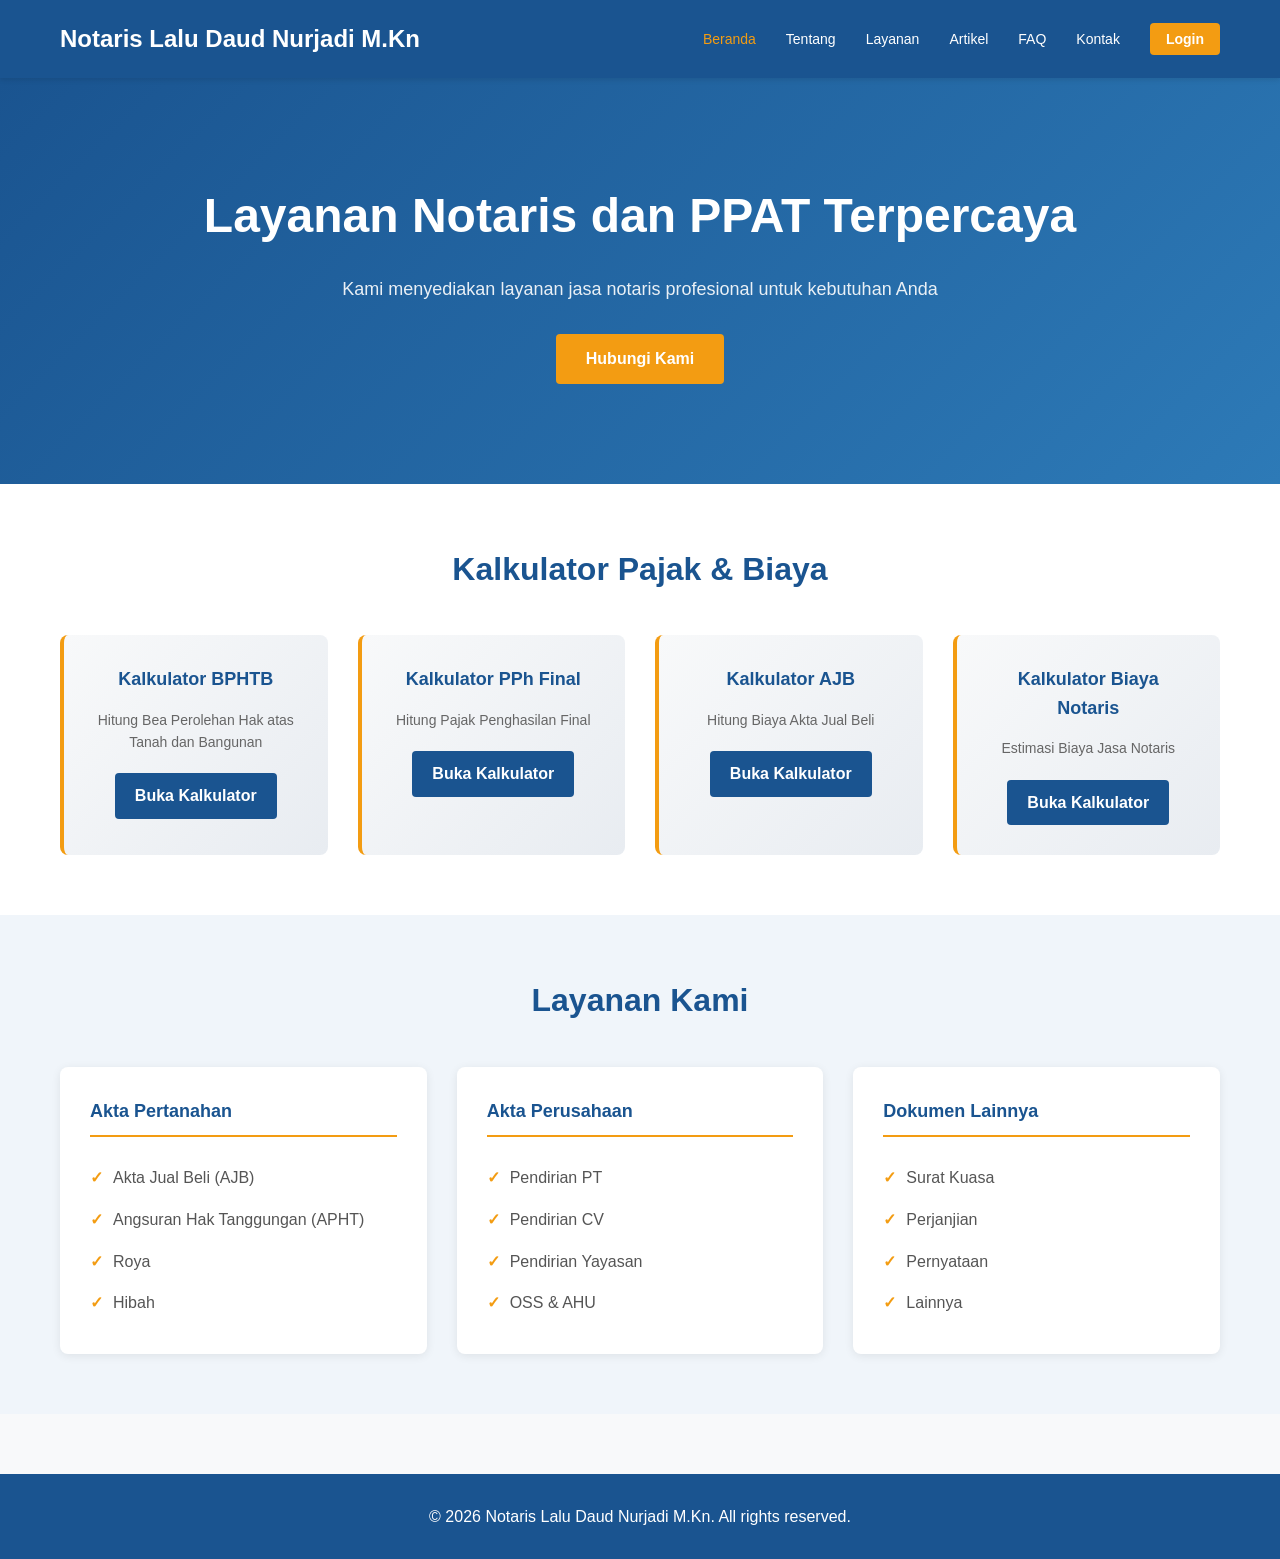
<file: index.html>
<!DOCTYPE html>
<html lang="id">
<head>
    <meta charset="UTF-8">
    <meta name="viewport" content="width=device-width, initial-scale=1.0">
    <title>Notaris dan PPAT Lalu Daud Nurjadi M.Kn - Layanan Jasa Notaris Profesional</title>
    <meta name="description" content="Layanan Notaris dan PPAT profesional untuk akta tanah, perusahaan, dan dokumen hukum lainnya.">
    <link rel="stylesheet" href="assets/css/style.css">
    <link rel="stylesheet" href="assets/css/home.css">
</head>
<body>
    <!-- Navigation -->
    <nav class="navbar">
        <div class="container">
            <div class="navbar-brand">
                <h1>Notaris Lalu Daud Nurjadi M.Kn</h1>
            </div>
            <ul class="navbar-menu">
                <li><a href="index.html" class="active">Beranda</a></li>
                <li><a href="tentang.html">Tentang</a></li>
                <li><a href="layanan.html">Layanan</a></li>
                <li><a href="artikel.html">Artikel</a></li>
                <li><a href="faq.html">FAQ</a></li>
                <li><a href="kontak.html">Kontak</a></li>
                <li><a href="login.html" class="btn-login">Login</a></li>
            </ul>
        </div>
    </nav>

    <!-- Hero Section -->
    <section class="hero">
        <div class="container">
            <h2>Layanan Notaris dan PPAT Terpercaya</h2>
            <p>Kami menyediakan layanan jasa notaris profesional untuk kebutuhan Anda</p>
            <a href="kontak.html" class="btn-primary">Hubungi Kami</a>
        </div>
    </section>

    <!-- Kalkulator Pajak -->
    <section class="kalkulator-section">
        <div class="container">
            <h2>Kalkulator Pajak & Biaya</h2>
            <div class="kalkulator-grid">
                <div class="kalkulator-card">
                    <h3>Kalkulator BPHTB</h3>
                    <p>Hitung Bea Perolehan Hak atas Tanah dan Bangunan</p>
                    <a href="kalkulator-bphtb.html" class="btn-secondary">Buka Kalkulator</a>
                </div>
                <div class="kalkulator-card">
                    <h3>Kalkulator PPh Final</h3>
                    <p>Hitung Pajak Penghasilan Final</p>
                    <a href="kalkulator-pph.html" class="btn-secondary">Buka Kalkulator</a>
                </div>
                <div class="kalkulator-card">
                    <h3>Kalkulator AJB</h3>
                    <p>Hitung Biaya Akta Jual Beli</p>
                    <a href="kalkulator-ajb.html" class="btn-secondary">Buka Kalkulator</a>
                </div>
                <div class="kalkulator-card">
                    <h3>Kalkulator Biaya Notaris</h3>
                    <p>Estimasi Biaya Jasa Notaris</p>
                    <a href="kalkulator-biaya.html" class="btn-secondary">Buka Kalkulator</a>
                </div>
            </div>
        </div>
    </section>

    <!-- Layanan Utama -->
    <section class="layanan-section">
        <div class="container">
            <h2>Layanan Kami</h2>
            <div class="layanan-grid">
                <div class="layanan-card">
                    <h3>Akta Pertanahan</h3>
                    <ul>
                        <li>Akta Jual Beli (AJB)</li>
                        <li>Angsuran Hak Tanggungan (APHT)</li>
                        <li>Roya</li>
                        <li>Hibah</li>
                    </ul>
                </div>
                <div class="layanan-card">
                    <h3>Akta Perusahaan</h3>
                    <ul>
                        <li>Pendirian PT</li>
                        <li>Pendirian CV</li>
                        <li>Pendirian Yayasan</li>
                        <li>OSS & AHU</li>
                    </ul>
                </div>
                <div class="layanan-card">
                    <h3>Dokumen Lainnya</h3>
                    <ul>
                        <li>Surat Kuasa</li>
                        <li>Perjanjian</li>
                        <li>Pernyataan</li>
                        <li>Lainnya</li>
                    </ul>
                </div>
            </div>
        </div>
    </section>

    <!-- Footer -->
    <footer class="footer">
        <div class="container">
            <p>&copy; 2026 Notaris Lalu Daud Nurjadi M.Kn. All rights reserved.</p>
        </div>
    </footer>

    <script src="assets/js/main.js"></script>
</body>
</html>
</file>
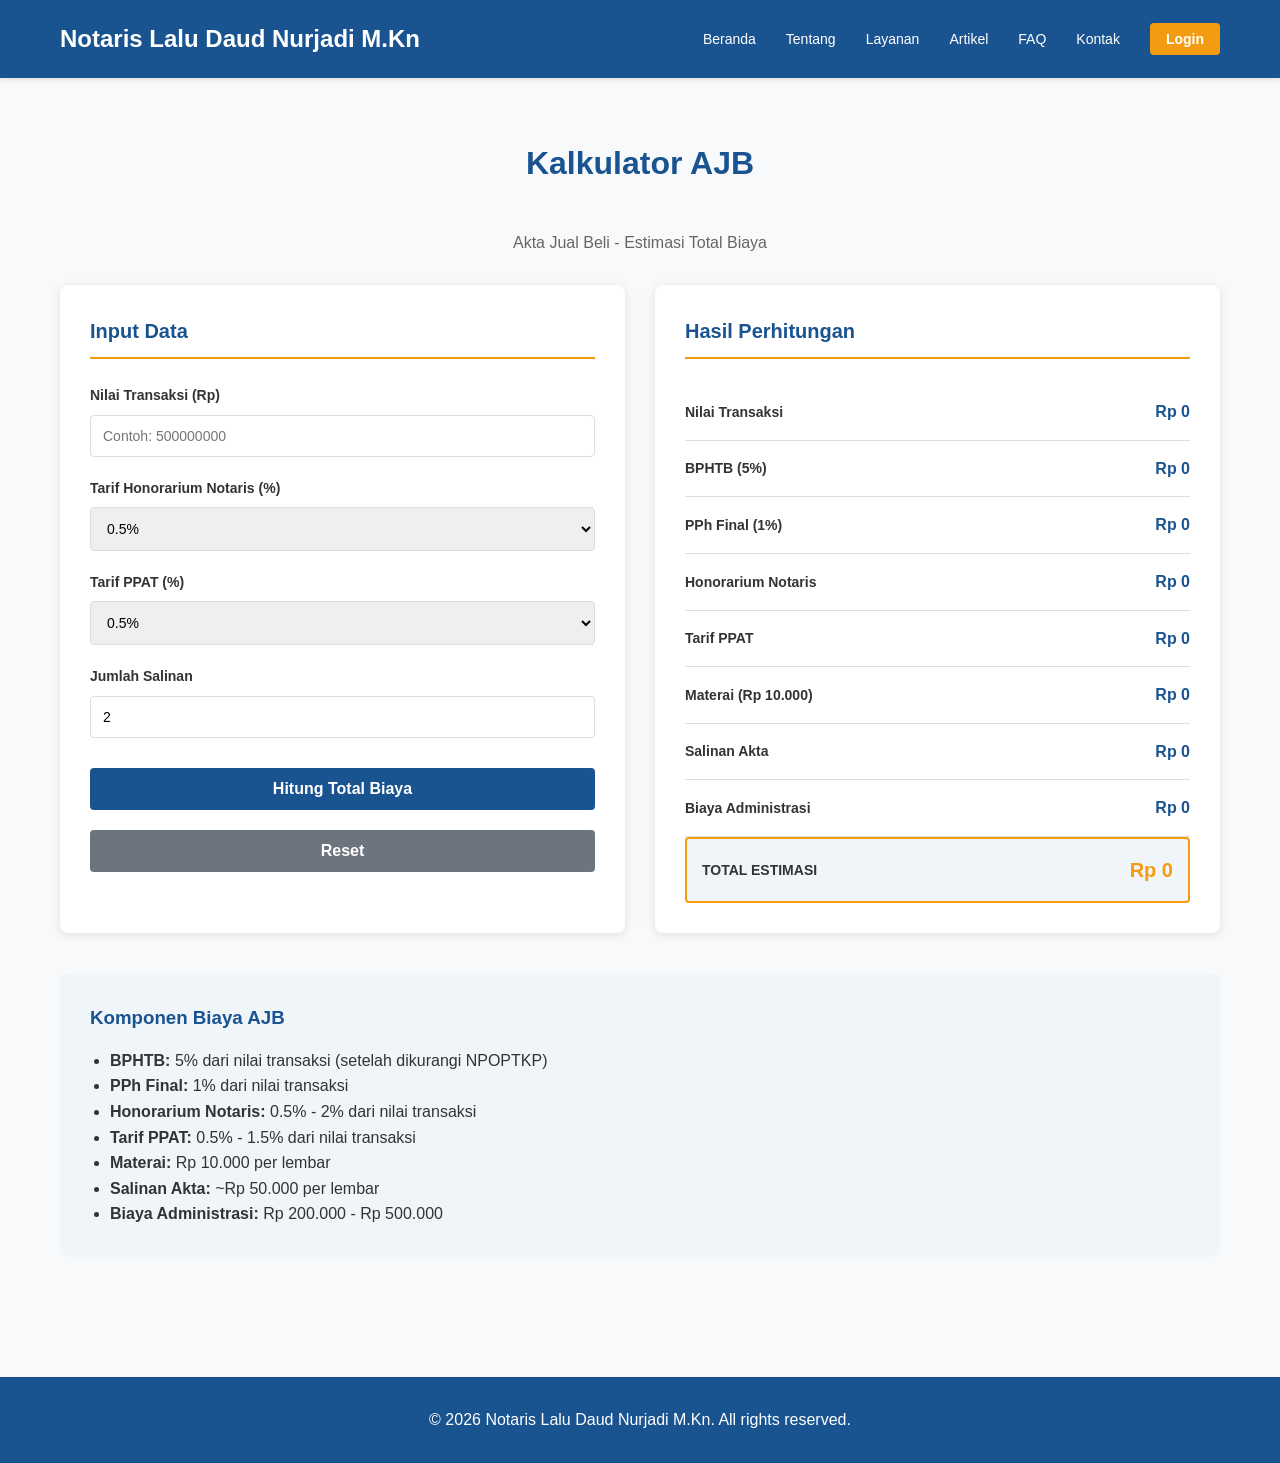
<file: kalkulator-ajb.html>
<!DOCTYPE html>
<html lang="id">
<head>
    <meta charset="UTF-8">
    <meta name="viewport" content="width=device-width, initial-scale=1.0">
    <title>Kalkulator AJB - Notaris Lalu Daud Nurjadi M.Kn</title>
    <link rel="stylesheet" href="assets/css/style.css">
    <link rel="stylesheet" href="assets/css/kalkulator.css">
</head>
<body>
    <!-- Navigation -->
    <nav class="navbar">
        <div class="container">
            <div class="navbar-brand">
                <h1>Notaris Lalu Daud Nurjadi M.Kn</h1>
            </div>
            <ul class="navbar-menu">
                <li><a href="index.html">Beranda</a></li>
                <li><a href="tentang.html">Tentang</a></li>
                <li><a href="layanan.html">Layanan</a></li>
                <li><a href="artikel.html">Artikel</a></li>
                <li><a href="faq.html">FAQ</a></li>
                <li><a href="kontak.html">Kontak</a></li>
                <li><a href="login.html" class="btn-login">Login</a></li>
            </ul>
        </div>
    </nav>

    <!-- Content -->
    <section>
        <div class="container">
            <h2>Kalkulator AJB</h2>
            <p style="text-align: center; color: #666; margin-bottom: 30px;">Akta Jual Beli - Estimasi Total Biaya</p>
            
            <div class="kalkulator-wrapper">
                <div class="kalkulator-form">
                    <h3>Input Data</h3>
                    
                    <div class="form-group">
                        <label for="nilaiTransaksiAJB">Nilai Transaksi (Rp)</label>
                        <input type="number" id="nilaiTransaksiAJB" placeholder="Contoh: 500000000" min="0">
                    </div>

                    <div class="form-group">
                        <label for="tarifHonorarium">Tarif Honorarium Notaris (%)</label>
                        <select id="tarifHonorarium">
                            <option value="0.5">0.5%</option>
                            <option value="1">1% (Standar)</option>
                            <option value="1.5">1.5%</option>
                            <option value="2">2%</option>
                        </select>
                    </div>

                    <div class="form-group">
                        <label for="tarifPPAT">Tarif PPAT (%)</label>
                        <select id="tarifPPAT">
                            <option value="0.5">0.5%</option>
                            <option value="1">1% (Standar)</option>
                            <option value="1.5">1.5%</option>
                        </select>
                    </div>

                    <div class="form-group">
                        <label for="jumlahSalinan">Jumlah Salinan</label>
                        <input type="number" id="jumlahSalinan" value="2" min="1" max="10">
                    </div>

                    <button class="btn-hitung" onclick="hitungAJB()">Hitung Total Biaya</button>
                    <button class="btn-reset" onclick="resetAJB()">Reset</button>
                </div>

                <div class="kalkulator-hasil">
                    <h3>Hasil Perhitungan</h3>
                    
                    <div class="hasil-item">
                        <label>Nilai Transaksi</label>
                        <span id="hasilNilaiAJB">Rp 0</span>
                    </div>

                    <div class="hasil-item">
                        <label>BPHTB (5%)</label>
                        <span id="hasilBPHTBAJB">Rp 0</span>
                    </div>

                    <div class="hasil-item">
                        <label>PPh Final (1%)</label>
                        <span id="hasilPPhAJB">Rp 0</span>
                    </div>

                    <div class="hasil-item">
                        <label>Honorarium Notaris</label>
                        <span id="hasilHonorarium">Rp 0</span>
                    </div>

                    <div class="hasil-item">
                        <label>Tarif PPAT</label>
                        <span id="hasilPPATAJB">Rp 0</span>
                    </div>

                    <div class="hasil-item">
                        <label>Materai (Rp 10.000)</label>
                        <span id="hasilMaterai">Rp 0</span>
                    </div>

                    <div class="hasil-item">
                        <label>Salinan Akta</label>
                        <span id="hasilSalinan">Rp 0</span>
                    </div>

                    <div class="hasil-item">
                        <label>Biaya Administrasi</label>
                        <span id="hasilAdmin">Rp 0</span>
                    </div>

                    <div class="hasil-item highlight">
                        <label>TOTAL ESTIMASI</label>
                        <span id="hasilTotalAJB" class="nilai-besar">Rp 0</span>
                    </div>
                </div>
            </div>

            <!-- Info Section -->
            <div style="background: #f0f5fa; padding: 30px; border-radius: 8px; margin-top: 40px;">
                <h3 style="color: var(--primary-color); margin-bottom: 15px;">Komponen Biaya AJB</h3>
                <ul style="margin-left: 20px;">
                    <li><strong>BPHTB:</strong> 5% dari nilai transaksi (setelah dikurangi NPOPTKP)</li>
                    <li><strong>PPh Final:</strong> 1% dari nilai transaksi</li>
                    <li><strong>Honorarium Notaris:</strong> 0.5% - 2% dari nilai transaksi</li>
                    <li><strong>Tarif PPAT:</strong> 0.5% - 1.5% dari nilai transaksi</li>
                    <li><strong>Materai:</strong> Rp 10.000 per lembar</li>
                    <li><strong>Salinan Akta:</strong> ~Rp 50.000 per lembar</li>
                    <li><strong>Biaya Administrasi:</strong> Rp 200.000 - Rp 500.000</li>
                </ul>
            </div>
        </div>
    </section>

    <!-- Footer -->
    <footer class="footer">
        <div class="container">
            <p>&copy; 2026 Notaris Lalu Daud Nurjadi M.Kn. All rights reserved.</p>
        </div>
    </footer>

    <script src="assets/js/main.js"></script>
    <script src="assets/js/kalkulator-ajb.js"></script>
</body>
</html>
</file>
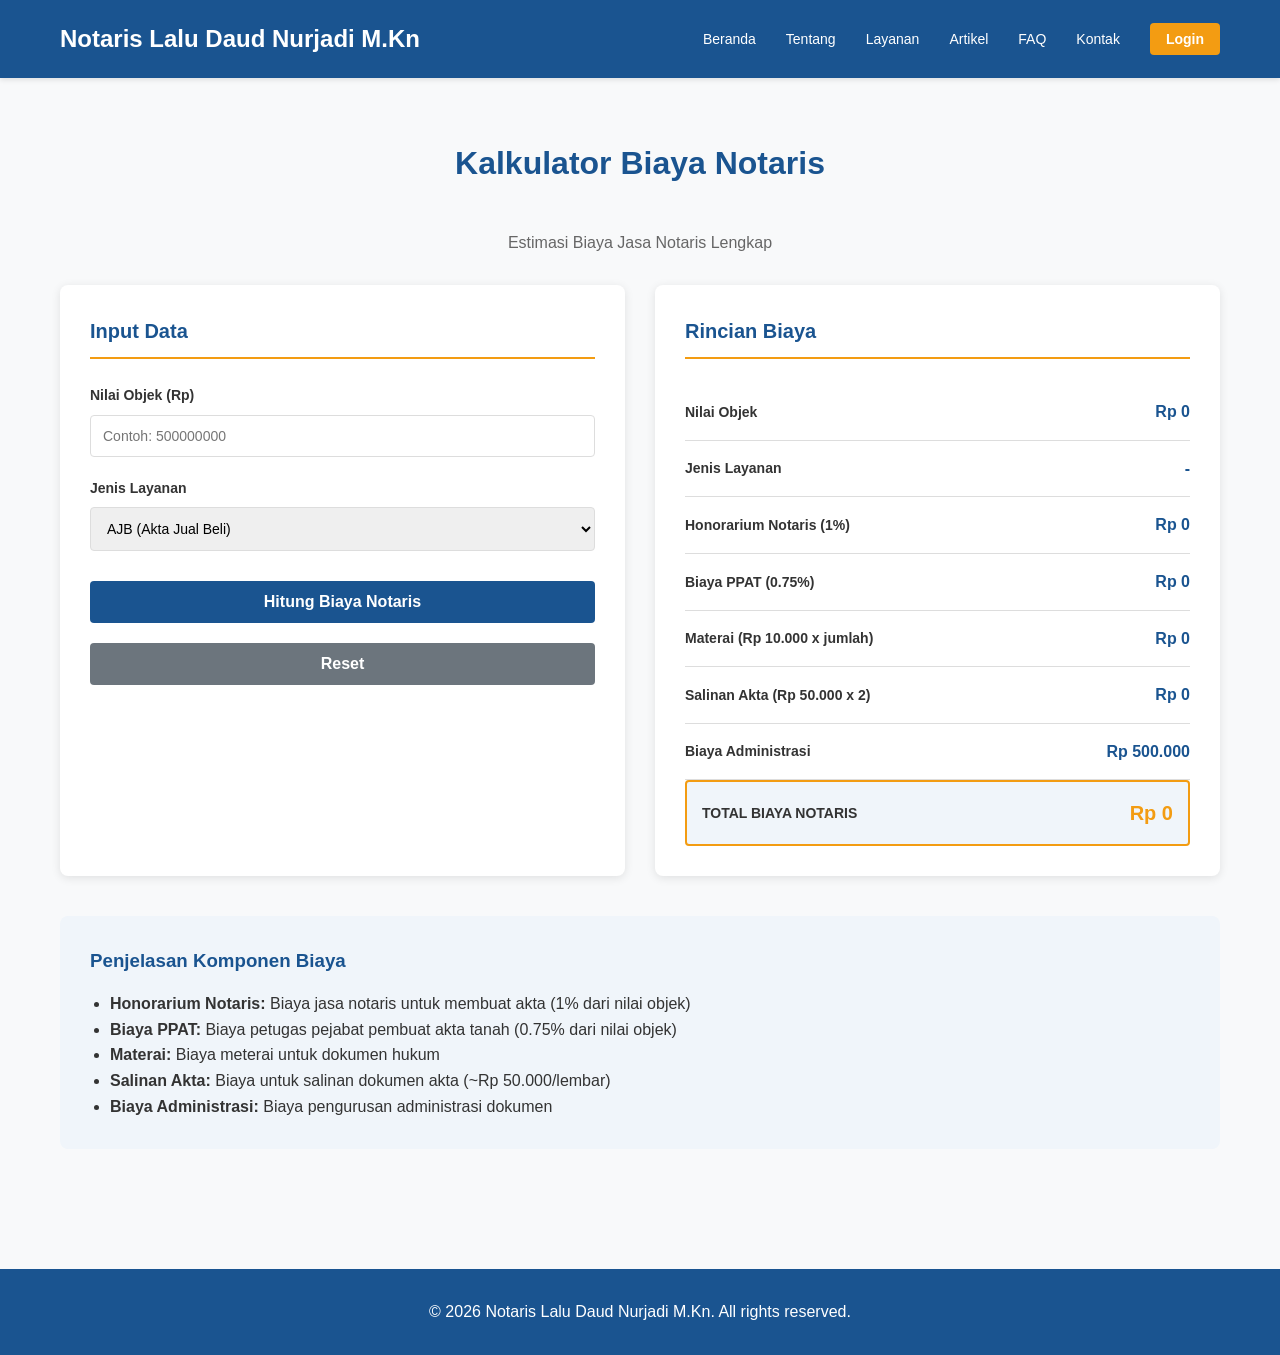
<file: kalkulator-biaya.html>
<!DOCTYPE html>
<html lang="id">
<head>
    <meta charset="UTF-8">
    <meta name="viewport" content="width=device-width, initial-scale=1.0">
    <title>Kalkulator Biaya Notaris - Notaris Lalu Daud Nurjadi M.Kn</title>
    <link rel="stylesheet" href="assets/css/style.css">
    <link rel="stylesheet" href="assets/css/kalkulator.css">
</head>
<body>
    <!-- Navigation -->
    <nav class="navbar">
        <div class="container">
            <div class="navbar-brand">
                <h1>Notaris Lalu Daud Nurjadi M.Kn</h1>
            </div>
            <ul class="navbar-menu">
                <li><a href="index.html">Beranda</a></li>
                <li><a href="tentang.html">Tentang</a></li>
                <li><a href="layanan.html">Layanan</a></li>
                <li><a href="artikel.html">Artikel</a></li>
                <li><a href="faq.html">FAQ</a></li>
                <li><a href="kontak.html">Kontak</a></li>
                <li><a href="login.html" class="btn-login">Login</a></li>
            </ul>
        </div>
    </nav>

    <!-- Content -->
    <section>
        <div class="container">
            <h2>Kalkulator Biaya Notaris</h2>
            <p style="text-align: center; color: #666; margin-bottom: 30px;">Estimasi Biaya Jasa Notaris Lengkap</p>
            
            <div class="kalkulator-wrapper">
                <div class="kalkulator-form">
                    <h3>Input Data</h3>
                    
                    <div class="form-group">
                        <label for="nilaiObjekNotaris">Nilai Objek (Rp)</label>
                        <input type="number" id="nilaiObjekNotaris" placeholder="Contoh: 500000000" min="0">
                    </div>

                    <div class="form-group">
                        <label for="jenisLayanan">Jenis Layanan</label>
                        <select id="jenisLayanan" onchange="updateBiayaNotaris()">
                            <option value="ajb">AJB (Akta Jual Beli)</option>
                            <option value="apht">APHT (Angsuran Hak Tanggungan)</option>
                            <option value="hibah">Hibah</option>
                            <option value="surat-kuasa">Surat Kuasa</option>
                            <option value="perjanjian">Perjanjian</option>
                        </select>
                    </div>

                    <button class="btn-hitung" onclick="hitungBiayaNotaris()">Hitung Biaya Notaris</button>
                    <button class="btn-reset" onclick="resetBiayaNotaris()">Reset</button>
                </div>

                <div class="kalkulator-hasil">
                    <h3>Rincian Biaya</h3>
                    
                    <div class="hasil-item">
                        <label>Nilai Objek</label>
                        <span id="hasilNilaiObjek">Rp 0</span>
                    </div>

                    <div class="hasil-item">
                        <label>Jenis Layanan</label>
                        <span id="hasilJenisLayanan">-</span>
                    </div>

                    <div class="hasil-item">
                        <label>Honorarium Notaris (1%)</label>
                        <span id="hasilHonorariumNotaris">Rp 0</span>
                    </div>

                    <div class="hasil-item">
                        <label>Biaya PPAT (0.75%)</label>
                        <span id="hasilBiayaPPAT">Rp 0</span>
                    </div>

                    <div class="hasil-item">
                        <label>Materai (Rp 10.000 x jumlah)</label>
                        <span id="hasilMateraiNotaris">Rp 0</span>
                    </div>

                    <div class="hasil-item">
                        <label>Salinan Akta (Rp 50.000 x 2)</label>
                        <span id="hasilSalinanNotaris">Rp 0</span>
                    </div>

                    <div class="hasil-item">
                        <label>Biaya Administrasi</label>
                        <span id="hasilAdminNotaris">Rp 500.000</span>
                    </div>

                    <div class="hasil-item highlight">
                        <label>TOTAL BIAYA NOTARIS</label>
                        <span id="hasilTotalNotaris" class="nilai-besar">Rp 0</span>
                    </div>
                </div>
            </div>

            <!-- Info Section -->
            <div style="background: #f0f5fa; padding: 30px; border-radius: 8px; margin-top: 40px;">
                <h3 style="color: var(--primary-color); margin-bottom: 15px;">Penjelasan Komponen Biaya</h3>
                <ul style="margin-left: 20px;">
                    <li><strong>Honorarium Notaris:</strong> Biaya jasa notaris untuk membuat akta (1% dari nilai objek)</li>
                    <li><strong>Biaya PPAT:</strong> Biaya petugas pejabat pembuat akta tanah (0.75% dari nilai objek)</li>
                    <li><strong>Materai:</strong> Biaya meterai untuk dokumen hukum</li>
                    <li><strong>Salinan Akta:</strong> Biaya untuk salinan dokumen akta (~Rp 50.000/lembar)</li>
                    <li><strong>Biaya Administrasi:</strong> Biaya pengurusan administrasi dokumen</li>
                </ul>
            </div>
        </div>
    </section>

    <!-- Footer -->
    <footer class="footer">
        <div class="container">
            <p>&copy; 2026 Notaris Lalu Daud Nurjadi M.Kn. All rights reserved.</p>
        </div>
    </footer>

    <script src="assets/js/main.js"></script>
    <script src="assets/js/kalkulator-biaya.js"></script>
</body>
</html>
</file>
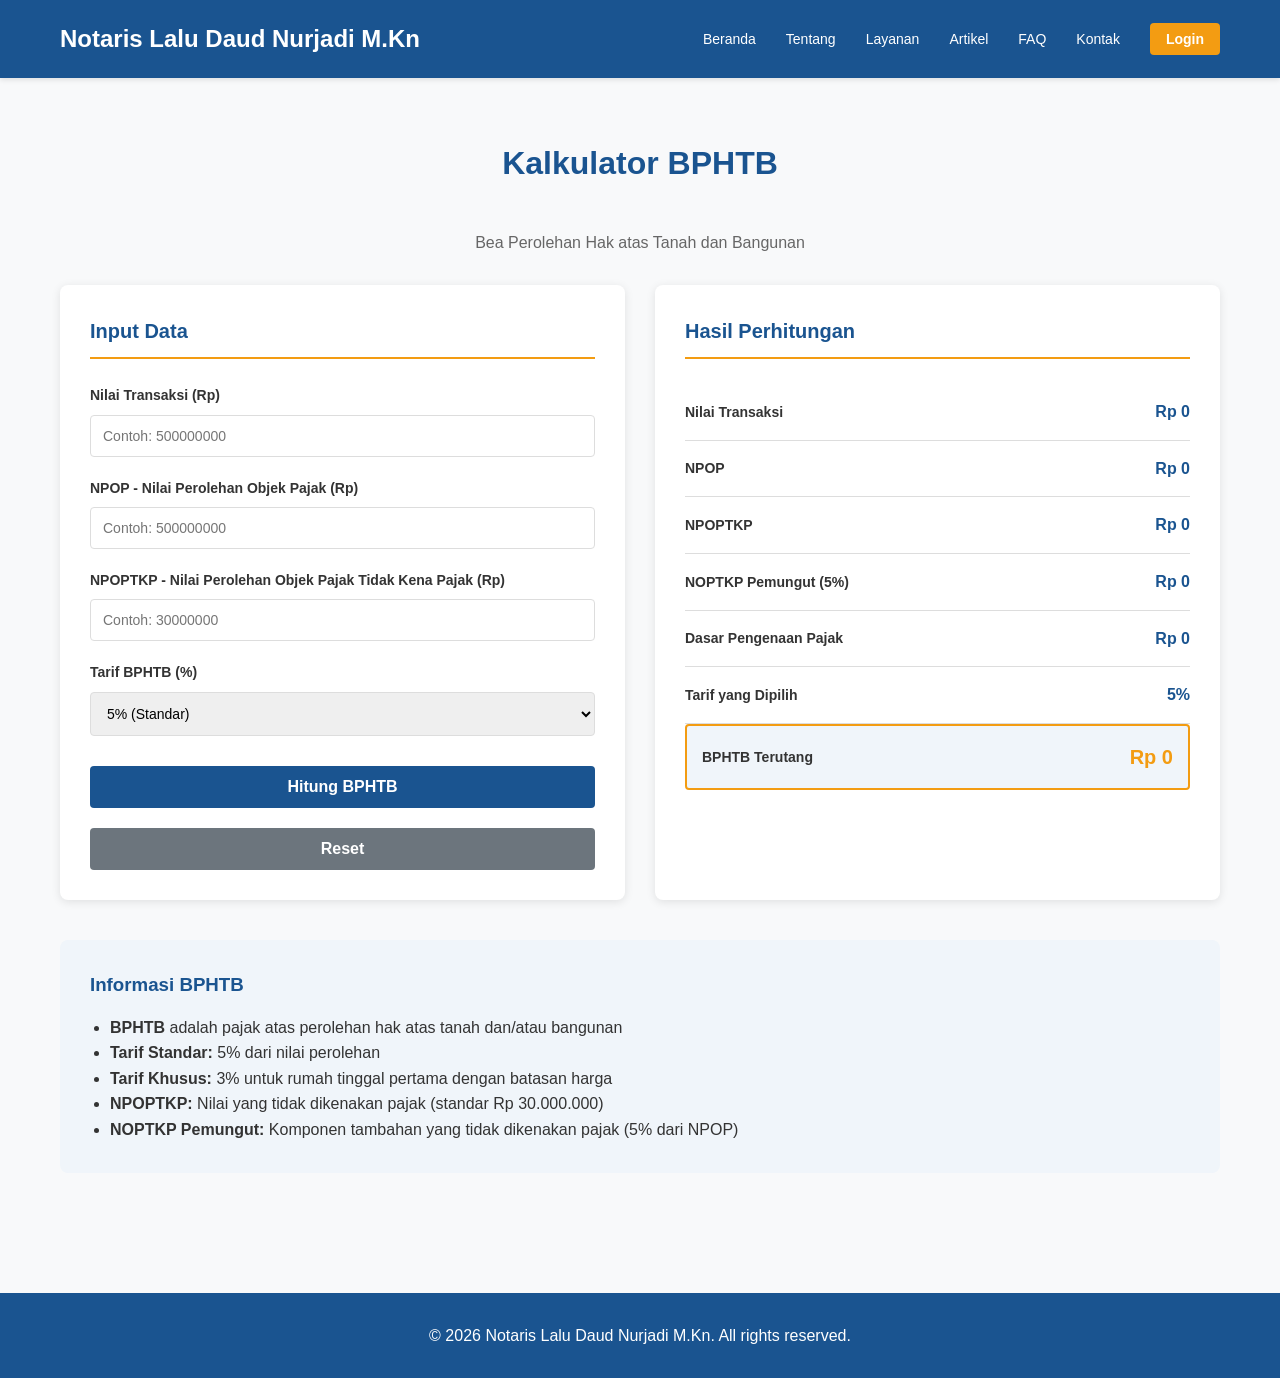
<file: kalkulator-bphtb.html>
<!DOCTYPE html>
<html lang="id">
<head>
    <meta charset="UTF-8">
    <meta name="viewport" content="width=device-width, initial-scale=1.0">
    <title>Kalkulator BPHTB - Notaris Lalu Daud Nurjadi M.Kn</title>
    <link rel="stylesheet" href="assets/css/style.css">
    <link rel="stylesheet" href="assets/css/kalkulator.css">
</head>
<body>
    <!-- Navigation -->
    <nav class="navbar">
        <div class="container">
            <div class="navbar-brand">
                <h1>Notaris Lalu Daud Nurjadi M.Kn</h1>
            </div>
            <ul class="navbar-menu">
                <li><a href="index.html">Beranda</a></li>
                <li><a href="tentang.html">Tentang</a></li>
                <li><a href="layanan.html">Layanan</a></li>
                <li><a href="artikel.html">Artikel</a></li>
                <li><a href="faq.html">FAQ</a></li>
                <li><a href="kontak.html">Kontak</a></li>
                <li><a href="login.html" class="btn-login">Login</a></li>
            </ul>
        </div>
    </nav>

    <!-- Content -->
    <section>
        <div class="container">
            <h2>Kalkulator BPHTB</h2>
            <p style="text-align: center; color: #666; margin-bottom: 30px;">Bea Perolehan Hak atas Tanah dan Bangunan</p>
            
            <div class="kalkulator-wrapper">
                <div class="kalkulator-form">
                    <h3>Input Data</h3>
                    
                    <div class="form-group">
                        <label for="nilaiTransaksi">Nilai Transaksi (Rp)</label>
                        <input type="number" id="nilaiTransaksi" placeholder="Contoh: 500000000" min="0">
                    </div>

                    <div class="form-group">
                        <label for="npop">NPOP - Nilai Perolehan Objek Pajak (Rp)</label>
                        <input type="number" id="npop" placeholder="Contoh: 500000000" min="0">
                    </div>

                    <div class="form-group">
                        <label for="npoptkp">NPOPTKP - Nilai Perolehan Objek Pajak Tidak Kena Pajak (Rp)</label>
                        <input type="number" id="npoptkp" placeholder="Contoh: 30000000" min="0">
                    </div>

                    <div class="form-group">
                        <label for="tarifBphtb">Tarif BPHTB (%)</label>
                        <select id="tarifBphtb">
                            <option value="5">5% (Standar)</option>
                            <option value="3">3% (Khusus Rumah Tinggal)</option>
                            <option value="0">0% (Dibebaskan)</option>
                        </select>
                    </div>

                    <button class="btn-hitung" onclick="hitungBPHTB()">Hitung BPHTB</button>
                    <button class="btn-reset" onclick="resetBPHTB()">Reset</button>
                </div>

                <div class="kalkulator-hasil">
                    <h3>Hasil Perhitungan</h3>
                    
                    <div class="hasil-item">
                        <label>Nilai Transaksi</label>
                        <span id="hasilNilaiTransaksi">Rp 0</span>
                    </div>

                    <div class="hasil-item">
                        <label>NPOP</label>
                        <span id="hasilNPOP">Rp 0</span>
                    </div>

                    <div class="hasil-item">
                        <label>NPOPTKP</label>
                        <span id="hasilNPOPTKP">Rp 0</span>
                    </div>

                    <div class="hasil-item">
                        <label>NOPTKP Pemungut (5%)</label>
                        <span id="hasilNOPTKPPemungut">Rp 0</span>
                    </div>

                    <div class="hasil-item">
                        <label>Dasar Pengenaan Pajak</label>
                        <span id="hasilDPP">Rp 0</span>
                    </div>

                    <div class="hasil-item">
                        <label>Tarif yang Dipilih</label>
                        <span id="hasilTarif">5%</span>
                    </div>

                    <div class="hasil-item highlight">
                        <label>BPHTB Terutang</label>
                        <span id="hasilBPHTB" class="nilai-besar">Rp 0</span>
                    </div>
                </div>
            </div>

            <!-- Info Section -->
            <div style="background: #f0f5fa; padding: 30px; border-radius: 8px; margin-top: 40px;">
                <h3 style="color: var(--primary-color); margin-bottom: 15px;">Informasi BPHTB</h3>
                <ul style="margin-left: 20px;">
                    <li><strong>BPHTB</strong> adalah pajak atas perolehan hak atas tanah dan/atau bangunan</li>
                    <li><strong>Tarif Standar:</strong> 5% dari nilai perolehan</li>
                    <li><strong>Tarif Khusus:</strong> 3% untuk rumah tinggal pertama dengan batasan harga</li>
                    <li><strong>NPOPTKP:</strong> Nilai yang tidak dikenakan pajak (standar Rp 30.000.000)</li>
                    <li><strong>NOPTKP Pemungut:</strong> Komponen tambahan yang tidak dikenakan pajak (5% dari NPOP)</li>
                </ul>
            </div>
        </div>
    </section>

    <!-- Footer -->
    <footer class="footer">
        <div class="container">
            <p>&copy; 2026 Notaris Lalu Daud Nurjadi M.Kn. All rights reserved.</p>
        </div>
    </footer>

    <script src="assets/js/main.js"></script>
    <script src="assets/js/kalkulator-bphtb.js"></script>
</body>
</html>
</file>
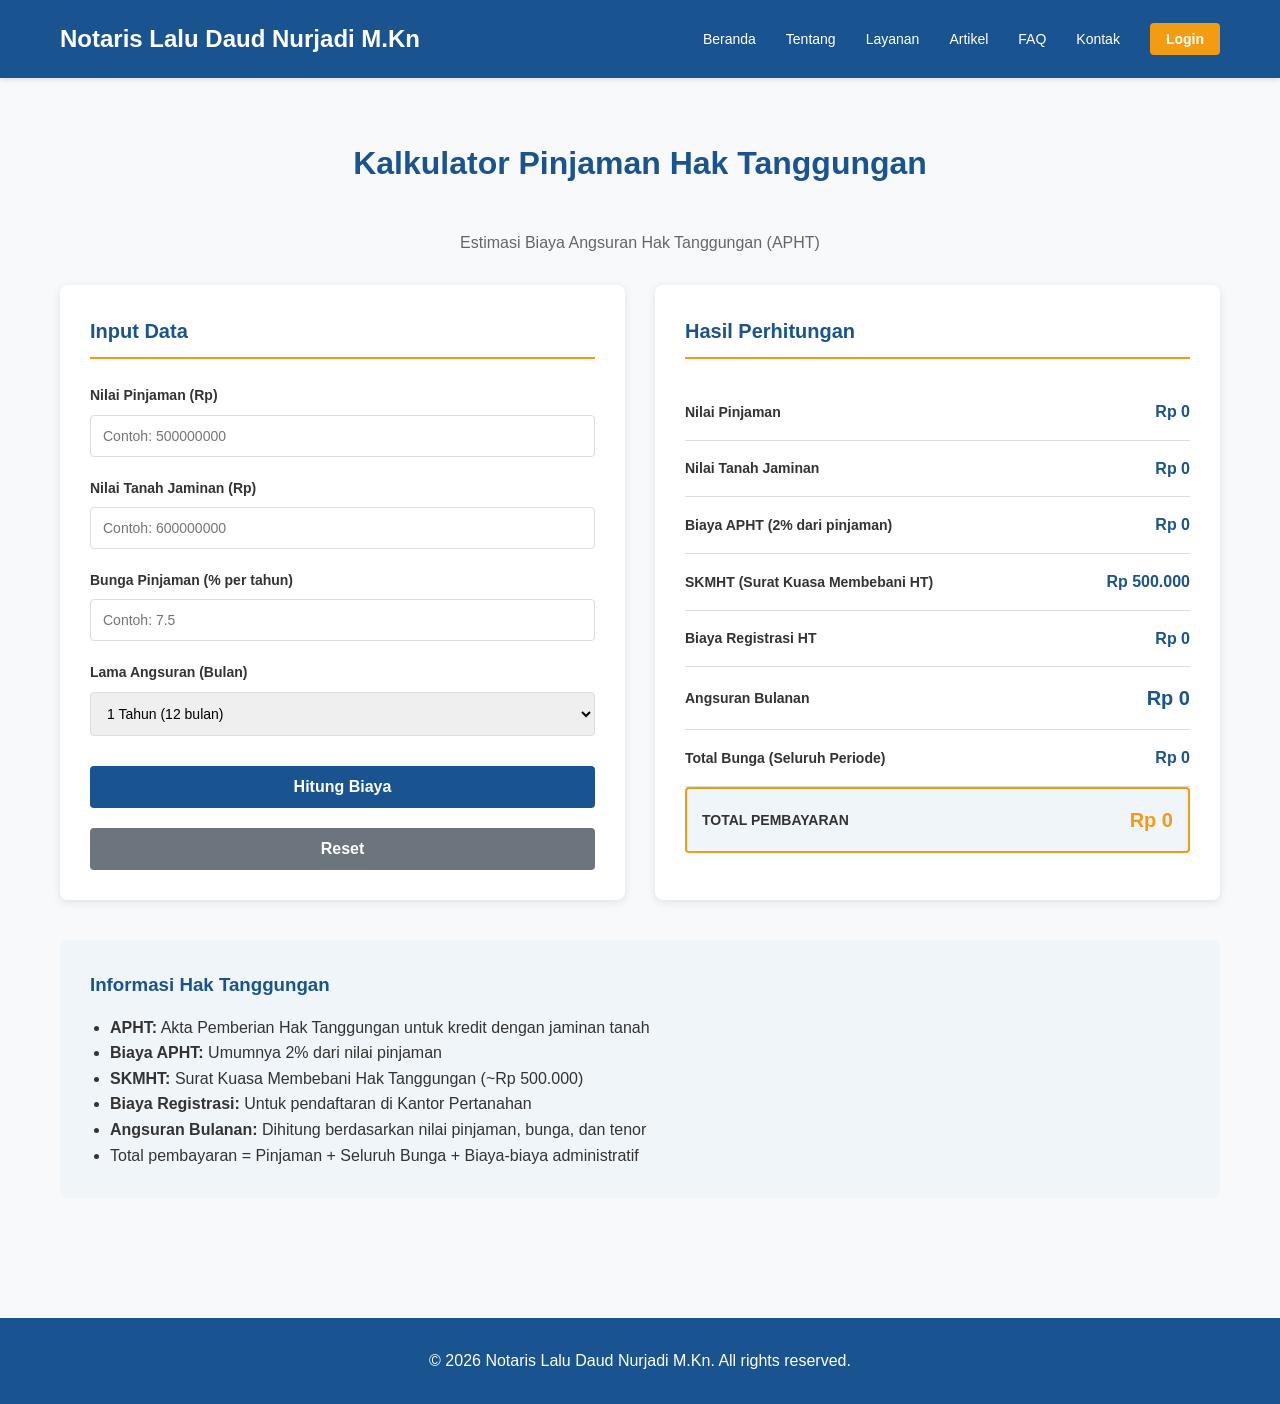
<file: kalkulator-hak-tanggungan.html>
<!DOCTYPE html>
<html lang="id">
<head>
    <meta charset="UTF-8">
    <meta name="viewport" content="width=device-width, initial-scale=1.0">
    <title>Kalkulator Hak Tanggungan - Notaris Lalu Daud Nurjadi M.Kn</title>
    <link rel="stylesheet" href="assets/css/style.css">
    <link rel="stylesheet" href="assets/css/kalkulator.css">
</head>
<body>
    <!-- Navigation -->
    <nav class="navbar">
        <div class="container">
            <div class="navbar-brand">
                <h1>Notaris Lalu Daud Nurjadi M.Kn</h1>
            </div>
            <ul class="navbar-menu">
                <li><a href="index.html">Beranda</a></li>
                <li><a href="tentang.html">Tentang</a></li>
                <li><a href="layanan.html">Layanan</a></li>
                <li><a href="artikel.html">Artikel</a></li>
                <li><a href="faq.html">FAQ</a></li>
                <li><a href="kontak.html">Kontak</a></li>
                <li><a href="login.html" class="btn-login">Login</a></li>
            </ul>
        </div>
    </nav>

    <!-- Content -->
    <section>
        <div class="container">
            <h2>Kalkulator Pinjaman Hak Tanggungan</h2>
            <p style="text-align: center; color: #666; margin-bottom: 30px;">Estimasi Biaya Angsuran Hak Tanggungan (APHT)</p>
            
            <div class="kalkulator-wrapper">
                <div class="kalkulator-form">
                    <h3>Input Data</h3>
                    
                    <div class="form-group">
                        <label for="nilaiPinjaman">Nilai Pinjaman (Rp)</label>
                        <input type="number" id="nilaiPinjaman" placeholder="Contoh: 500000000" min="0">
                    </div>

                    <div class="form-group">
                        <label for="nilaiTanah">Nilai Tanah Jaminan (Rp)</label>
                        <input type="number" id="nilaiTanah" placeholder="Contoh: 600000000" min="0">
                    </div>

                    <div class="form-group">
                        <label for="bungaPinjaman">Bunga Pinjaman (% per tahun)</label>
                        <input type="number" id="bungaPinjaman" placeholder="Contoh: 7.5" min="0" step="0.5">
                    </div>

                    <div class="form-group">
                        <label for="lamaAngsuran">Lama Angsuran (Bulan)</label>
                        <select id="lamaAngsuran">
                            <option value="12">1 Tahun (12 bulan)</option>
                            <option value="24">2 Tahun (24 bulan)</option>
                            <option value="36">3 Tahun (36 bulan)</option>
                            <option value="48">4 Tahun (48 bulan)</option>
                            <option value="60">5 Tahun (60 bulan)</option>
                            <option value="120">10 Tahun (120 bulan)</option>
                            <option value="180">15 Tahun (180 bulan)</option>
                            <option value="240">20 Tahun (240 bulan)</option>
                        </select>
                    </div>

                    <button class="btn-hitung" onclick="hitungHakTanggungan()">Hitung Biaya</button>
                    <button class="btn-reset" onclick="resetHakTanggungan()">Reset</button>
                </div>

                <div class="kalkulator-hasil">
                    <h3>Hasil Perhitungan</h3>
                    
                    <div class="hasil-item">
                        <label>Nilai Pinjaman</label>
                        <span id="hasilNilaiPinjamanHT">Rp 0</span>
                    </div>

                    <div class="hasil-item">
                        <label>Nilai Tanah Jaminan</label>
                        <span id="hasilNilaiTanah">Rp 0</span>
                    </div>

                    <div class="hasil-item">
                        <label>Biaya APHT (2% dari pinjaman)</label>
                        <span id="hasilBiayaAPHT">Rp 0</span>
                    </div>

                    <div class="hasil-item">
                        <label>SKMHT (Surat Kuasa Membebani HT)</label>
                        <span id="hasilSKMHT">Rp 500.000</span>
                    </div>

                    <div class="hasil-item">
                        <label>Biaya Registrasi HT</label>
                        <span id="hasilRegistrasiHT">Rp 0</span>
                    </div>

                    <div class="hasil-item">
                        <label>Angsuran Bulanan</label>
                        <span id="hasilAngsuranBulanan" class="nilai-besar">Rp 0</span>
                    </div>

                    <div class="hasil-item">
                        <label>Total Bunga (Seluruh Periode)</label>
                        <span id="hasilTotalBunga">Rp 0</span>
                    </div>

                    <div class="hasil-item highlight">
                        <label>TOTAL PEMBAYARAN</label>
                        <span id="hasilTotalPembayaran" class="nilai-besar">Rp 0</span>
                    </div>
                </div>
            </div>

            <!-- Info Section -->
            <div style="background: #f0f5fa; padding: 30px; border-radius: 8px; margin-top: 40px;">
                <h3 style="color: var(--primary-color); margin-bottom: 15px;">Informasi Hak Tanggungan</h3>
                <ul style="margin-left: 20px;">
                    <li><strong>APHT:</strong> Akta Pemberian Hak Tanggungan untuk kredit dengan jaminan tanah</li>
                    <li><strong>Biaya APHT:</strong> Umumnya 2% dari nilai pinjaman</li>
                    <li><strong>SKMHT:</strong> Surat Kuasa Membebani Hak Tanggungan (~Rp 500.000)</li>
                    <li><strong>Biaya Registrasi:</strong> Untuk pendaftaran di Kantor Pertanahan</li>
                    <li><strong>Angsuran Bulanan:</strong> Dihitung berdasarkan nilai pinjaman, bunga, dan tenor</li>
                    <li>Total pembayaran = Pinjaman + Seluruh Bunga + Biaya-biaya administratif</li>
                </ul>
            </div>
        </div>
    </section>

    <!-- Footer -->
    <footer class="footer">
        <div class="container">
            <p>&copy; 2026 Notaris Lalu Daud Nurjadi M.Kn. All rights reserved.</p>
        </div>
    </footer>

    <script src="assets/js/main.js"></script>
    <script src="assets/js/kalkulator-hak-tanggungan.js"></script>
</body>
</html>
</file>
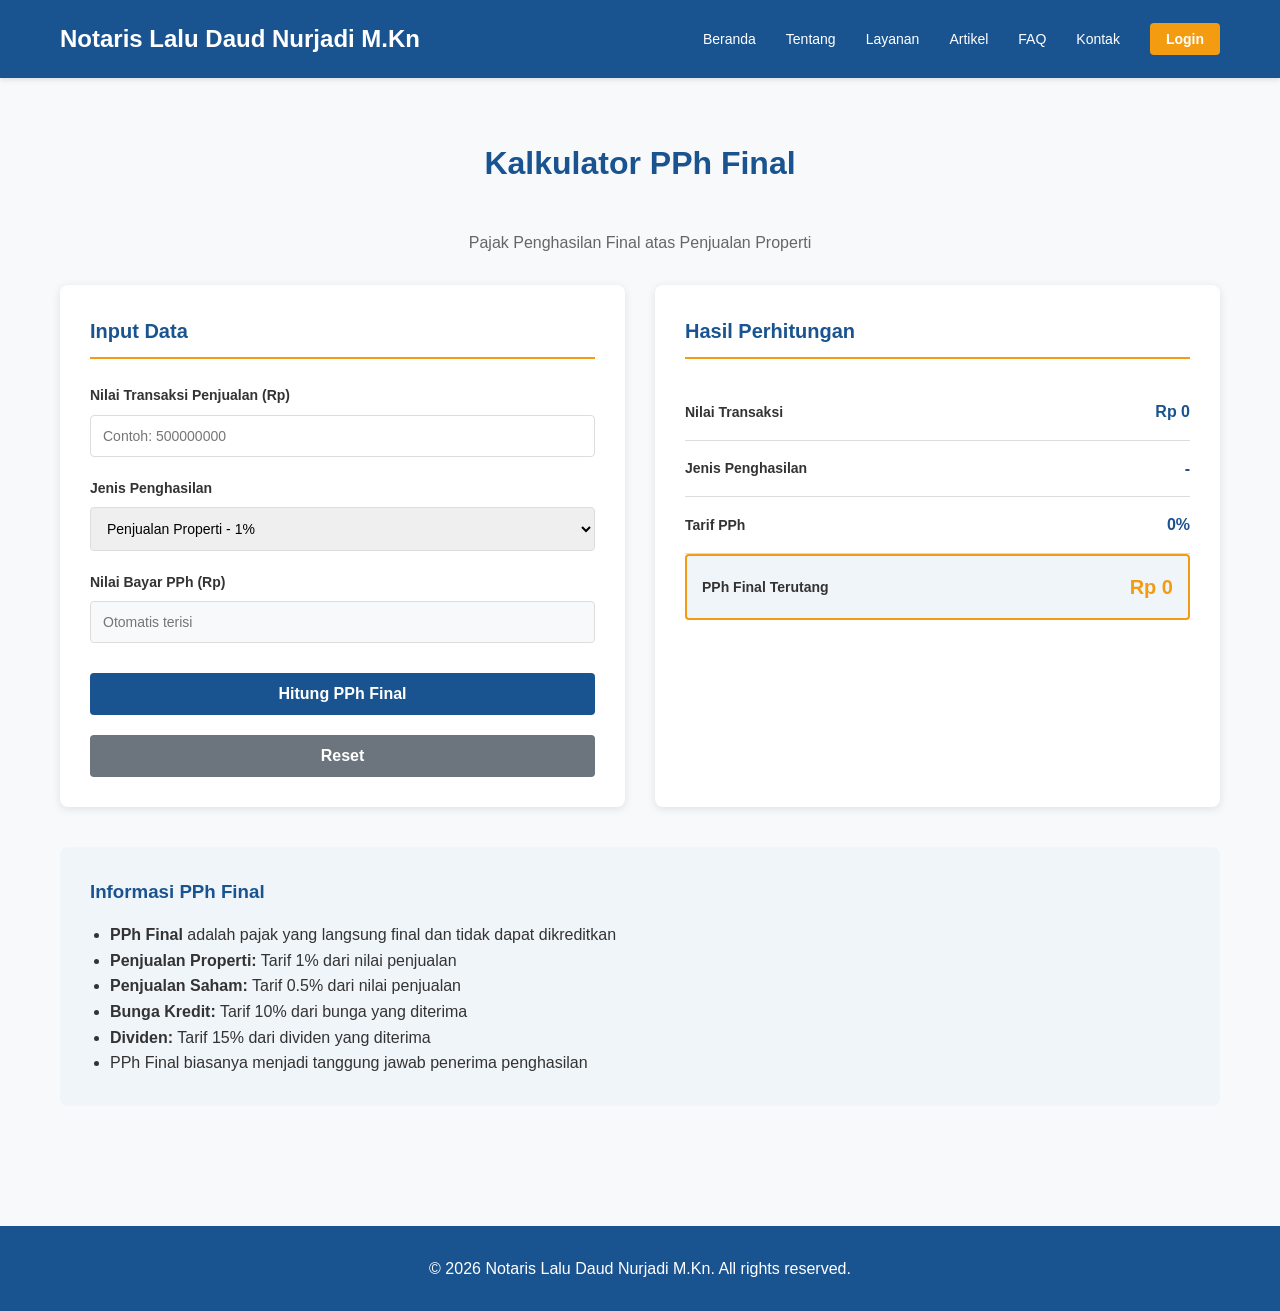
<file: kalkulator-pph.html>
<!DOCTYPE html>
<html lang="id">
<head>
    <meta charset="UTF-8">
    <meta name="viewport" content="width=device-width, initial-scale=1.0">
    <title>Kalkulator PPh Final - Notaris Lalu Daud Nurjadi M.Kn</title>
    <link rel="stylesheet" href="assets/css/style.css">
    <link rel="stylesheet" href="assets/css/kalkulator.css">
</head>
<body>
    <!-- Navigation -->
    <nav class="navbar">
        <div class="container">
            <div class="navbar-brand">
                <h1>Notaris Lalu Daud Nurjadi M.Kn</h1>
            </div>
            <ul class="navbar-menu">
                <li><a href="index.html">Beranda</a></li>
                <li><a href="tentang.html">Tentang</a></li>
                <li><a href="layanan.html">Layanan</a></li>
                <li><a href="artikel.html">Artikel</a></li>
                <li><a href="faq.html">FAQ</a></li>
                <li><a href="kontak.html">Kontak</a></li>
                <li><a href="login.html" class="btn-login">Login</a></li>
            </ul>
        </div>
    </nav>

    <!-- Content -->
    <section>
        <div class="container">
            <h2>Kalkulator PPh Final</h2>
            <p style="text-align: center; color: #666; margin-bottom: 30px;">Pajak Penghasilan Final atas Penjualan Properti</p>
            
            <div class="kalkulator-wrapper">
                <div class="kalkulator-form">
                    <h3>Input Data</h3>
                    
                    <div class="form-group">
                        <label for="nilaiTransaksiPPh">Nilai Transaksi Penjualan (Rp)</label>
                        <input type="number" id="nilaiTransaksiPPh" placeholder="Contoh: 500000000" min="0">
                    </div>

                    <div class="form-group">
                        <label for="jenisPPh">Jenis Penghasilan</label>
                        <select id="jenisPPh">
                            <option value="penjualan-properti">Penjualan Properti - 1%</option>
                            <option value="penjualan-saham">Penjualan Saham Perusahaan - 0.5%</option>
                            <option value="bunga-kredit">Bunga Kredit - 10%</option>
                            <option value="dividen">Dividen - 15%</option>
                        </select>
                    </div>

                    <div class="form-group">
                        <label for="nilaiBayarPPh">Nilai Bayar PPh (Rp)</label>
                        <input type="number" id="nilaiBayarPPh" placeholder="Otomatis terisi" readonly>
                    </div>

                    <button class="btn-hitung" onclick="hitungPPh()">Hitung PPh Final</button>
                    <button class="btn-reset" onclick="resetPPh()">Reset</button>
                </div>

                <div class="kalkulator-hasil">
                    <h3>Hasil Perhitungan</h3>
                    
                    <div class="hasil-item">
                        <label>Nilai Transaksi</label>
                        <span id="hasilNilaiPPh">Rp 0</span>
                    </div>

                    <div class="hasil-item">
                        <label>Jenis Penghasilan</label>
                        <span id="hasilJenisPPh">-</span>
                    </div>

                    <div class="hasil-item">
                        <label>Tarif PPh</label>
                        <span id="hasilTarifPPh">0%</span>
                    </div>

                    <div class="hasil-item highlight">
                        <label>PPh Final Terutang</label>
                        <span id="hasilPPhFinal" class="nilai-besar">Rp 0</span>
                    </div>
                </div>
            </div>

            <!-- Info Section -->
            <div style="background: #f0f5fa; padding: 30px; border-radius: 8px; margin-top: 40px;">
                <h3 style="color: var(--primary-color); margin-bottom: 15px;">Informasi PPh Final</h3>
                <ul style="margin-left: 20px;">
                    <li><strong>PPh Final</strong> adalah pajak yang langsung final dan tidak dapat dikreditkan</li>
                    <li><strong>Penjualan Properti:</strong> Tarif 1% dari nilai penjualan</li>
                    <li><strong>Penjualan Saham:</strong> Tarif 0.5% dari nilai penjualan</li>
                    <li><strong>Bunga Kredit:</strong> Tarif 10% dari bunga yang diterima</li>
                    <li><strong>Dividen:</strong> Tarif 15% dari dividen yang diterima</li>
                    <li>PPh Final biasanya menjadi tanggung jawab penerima penghasilan</li>
                </ul>
            </div>
        </div>
    </section>

    <!-- Footer -->
    <footer class="footer">
        <div class="container">
            <p>&copy; 2026 Notaris Lalu Daud Nurjadi M.Kn. All rights reserved.</p>
        </div>
    </footer>

    <script src="assets/js/main.js"></script>
    <script src="assets/js/kalkulator-pph.js"></script>
</body>
</html>
</file>
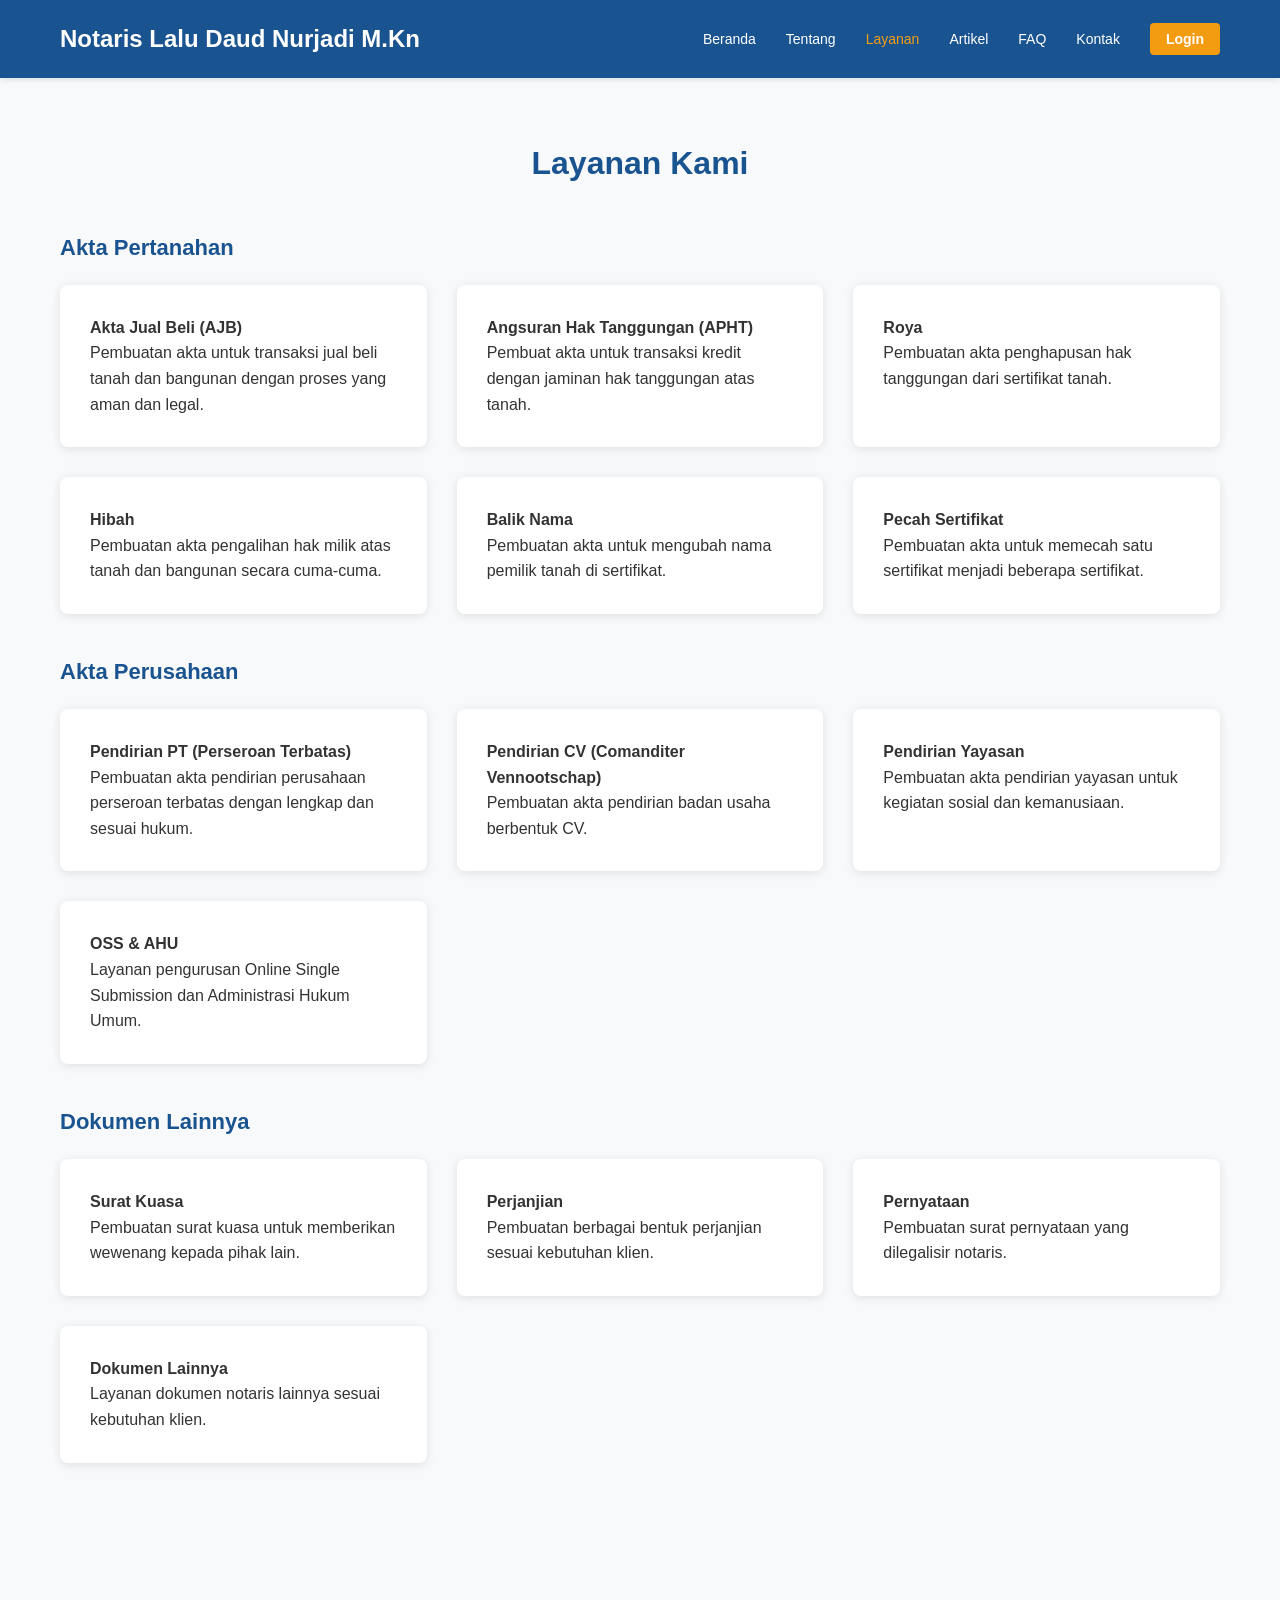
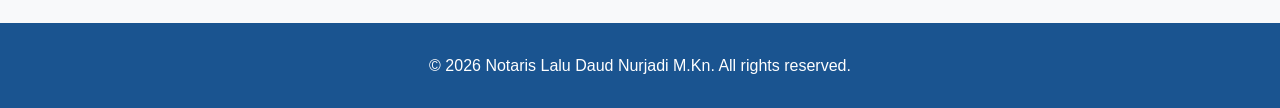
<file: layanan.html>
<!DOCTYPE html>
<html lang="id">
<head>
    <meta charset="UTF-8">
    <meta name="viewport" content="width=device-width, initial-scale=1.0">
    <title>Layanan Notaris - Lalu Daud Nurjadi M.Kn</title>
    <link rel="stylesheet" href="assets/css/style.css">
</head>
<body>
    <!-- Navigation -->
    <nav class="navbar">
        <div class="container">
            <div class="navbar-brand">
                <h1>Notaris Lalu Daud Nurjadi M.Kn</h1>
            </div>
            <ul class="navbar-menu">
                <li><a href="index.html">Beranda</a></li>
                <li><a href="tentang.html">Tentang</a></li>
                <li><a href="layanan.html" class="active">Layanan</a></li>
                <li><a href="artikel.html">Artikel</a></li>
                <li><a href="faq.html">FAQ</a></li>
                <li><a href="kontak.html">Kontak</a></li>
                <li><a href="login.html" class="btn-login">Login</a></li>
            </ul>
        </div>
    </nav>

    <!-- Content -->
    <section>
        <div class="container">
            <h2>Layanan Kami</h2>
            
            <div style="margin-bottom: 40px;">
                <h3 style="color: var(--primary-color); margin-bottom: 20px; font-size: 22px;">Akta Pertanahan</h3>
                <div class="grid grid-2">
                    <div class="card">
                        <h4>Akta Jual Beli (AJB)</h4>
                        <p>Pembuatan akta untuk transaksi jual beli tanah dan bangunan dengan proses yang aman dan legal.</p>
                    </div>
                    <div class="card">
                        <h4>Angsuran Hak Tanggungan (APHT)</h4>
                        <p>Pembuat akta untuk transaksi kredit dengan jaminan hak tanggungan atas tanah.</p>
                    </div>
                    <div class="card">
                        <h4>Roya</h4>
                        <p>Pembuatan akta penghapusan hak tanggungan dari sertifikat tanah.</p>
                    </div>
                    <div class="card">
                        <h4>Hibah</h4>
                        <p>Pembuatan akta pengalihan hak milik atas tanah dan bangunan secara cuma-cuma.</p>
                    </div>
                    <div class="card">
                        <h4>Balik Nama</h4>
                        <p>Pembuatan akta untuk mengubah nama pemilik tanah di sertifikat.</p>
                    </div>
                    <div class="card">
                        <h4>Pecah Sertifikat</h4>
                        <p>Pembuatan akta untuk memecah satu sertifikat menjadi beberapa sertifikat.</p>
                    </div>
                </div>
            </div>

            <div style="margin-bottom: 40px;">
                <h3 style="color: var(--primary-color); margin-bottom: 20px; font-size: 22px;">Akta Perusahaan</h3>
                <div class="grid grid-2">
                    <div class="card">
                        <h4>Pendirian PT (Perseroan Terbatas)</h4>
                        <p>Pembuatan akta pendirian perusahaan perseroan terbatas dengan lengkap dan sesuai hukum.</p>
                    </div>
                    <div class="card">
                        <h4>Pendirian CV (Comanditer Vennootschap)</h4>
                        <p>Pembuatan akta pendirian badan usaha berbentuk CV.</p>
                    </div>
                    <div class="card">
                        <h4>Pendirian Yayasan</h4>
                        <p>Pembuatan akta pendirian yayasan untuk kegiatan sosial dan kemanusiaan.</p>
                    </div>
                    <div class="card">
                        <h4>OSS & AHU</h4>
                        <p>Layanan pengurusan Online Single Submission dan Administrasi Hukum Umum.</p>
                    </div>
                </div>
            </div>

            <div style="margin-bottom: 40px;">
                <h3 style="color: var(--primary-color); margin-bottom: 20px; font-size: 22px;">Dokumen Lainnya</h3>
                <div class="grid grid-2">
                    <div class="card">
                        <h4>Surat Kuasa</h4>
                        <p>Pembuatan surat kuasa untuk memberikan wewenang kepada pihak lain.</p>
                    </div>
                    <div class="card">
                        <h4>Perjanjian</h4>
                        <p>Pembuatan berbagai bentuk perjanjian sesuai kebutuhan klien.</p>
                    </div>
                    <div class="card">
                        <h4>Pernyataan</h4>
                        <p>Pembuatan surat pernyataan yang dilegalisir notaris.</p>
                    </div>
                    <div class="card">
                        <h4>Dokumen Lainnya</h4>
                        <p>Layanan dokumen notaris lainnya sesuai kebutuhan klien.</p>
                    </div>
                </div>
            </div>
        </div>
    </section>

    <!-- Footer -->
    <footer class="footer">
        <div class="container">
            <p>&copy; 2026 Notaris Lalu Daud Nurjadi M.Kn. All rights reserved.</p>
        </div>
    </footer>

    <script src="assets/js/main.js"></script>
</body>
</html>
</file>
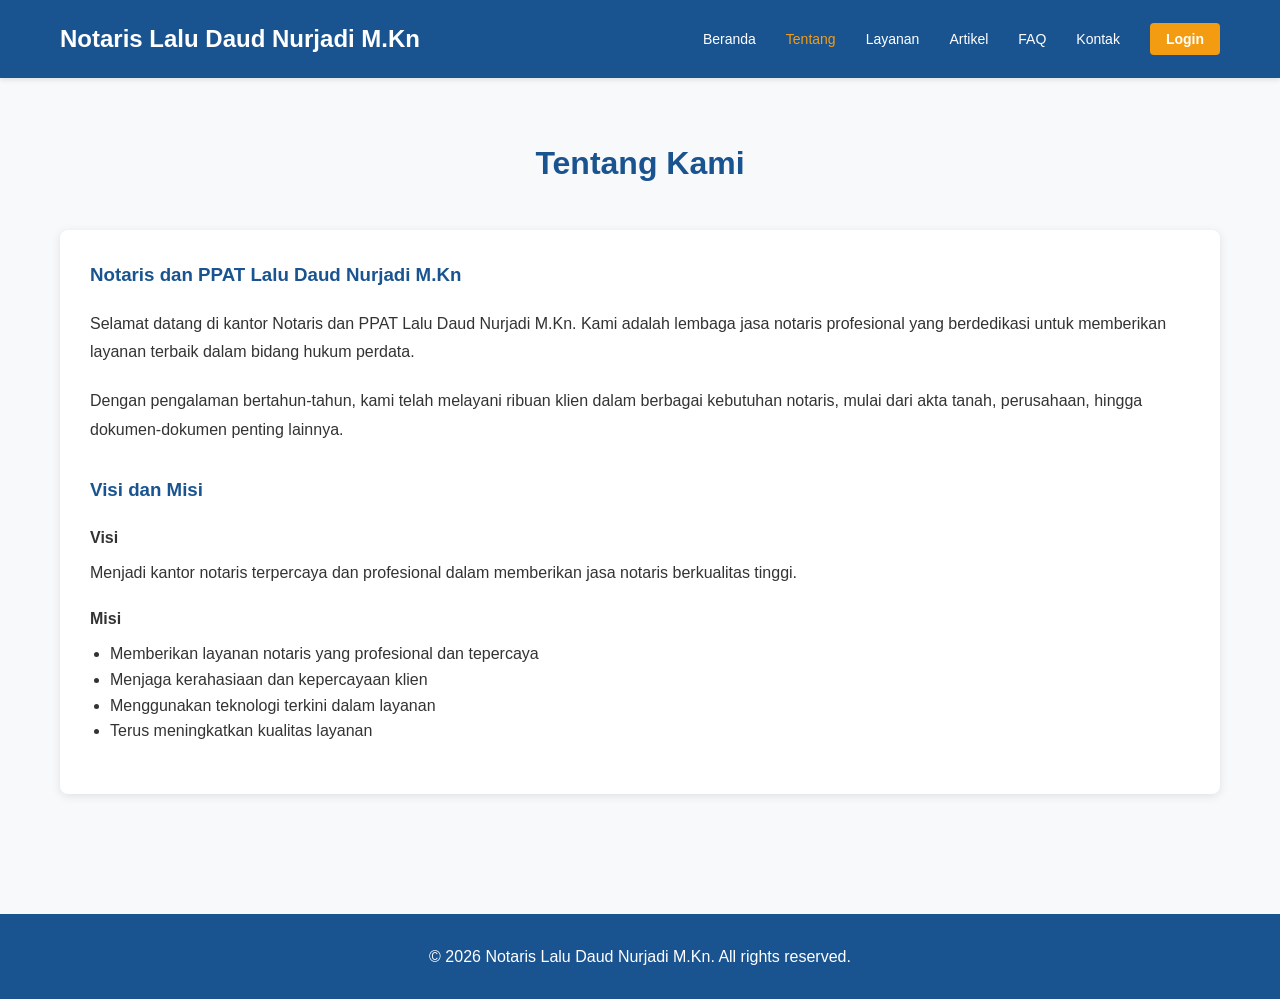
<file: tentang.html>
<!DOCTYPE html>
<html lang="id">
<head>
    <meta charset="UTF-8">
    <meta name="viewport" content="width=device-width, initial-scale=1.0">
    <title>Tentang Notaris Lalu Daud Nurjadi M.Kn</title>
    <link rel="stylesheet" href="assets/css/style.css">
</head>
<body>
    <!-- Navigation -->
    <nav class="navbar">
        <div class="container">
            <div class="navbar-brand">
                <h1>Notaris Lalu Daud Nurjadi M.Kn</h1>
            </div>
            <ul class="navbar-menu">
                <li><a href="index.html">Beranda</a></li>
                <li><a href="tentang.html" class="active">Tentang</a></li>
                <li><a href="layanan.html">Layanan</a></li>
                <li><a href="artikel.html">Artikel</a></li>
                <li><a href="faq.html">FAQ</a></li>
                <li><a href="kontak.html">Kontak</a></li>
                <li><a href="login.html" class="btn-login">Login</a></li>
            </ul>
        </div>
    </nav>

    <!-- Content -->
    <section>
        <div class="container">
            <h2>Tentang Kami</h2>
            <div style="background: white; padding: 30px; border-radius: 8px; box-shadow: 0 2px 10px rgba(0,0,0,0.1);">
                <h3 style="color: var(--primary-color); margin-bottom: 20px;">Notaris dan PPAT Lalu Daud Nurjadi M.Kn</h3>
                <p style="margin-bottom: 20px; line-height: 1.8;">
                    Selamat datang di kantor Notaris dan PPAT Lalu Daud Nurjadi M.Kn. Kami adalah lembaga jasa notaris profesional yang berdedikasi untuk memberikan layanan terbaik dalam bidang hukum perdata.
                </p>
                <p style="margin-bottom: 20px; line-height: 1.8;">
                    Dengan pengalaman bertahun-tahun, kami telah melayani ribuan klien dalam berbagai kebutuhan notaris, mulai dari akta tanah, perusahaan, hingga dokumen-dokumen penting lainnya.
                </p>
                <h3 style="color: var(--primary-color); margin-top: 30px; margin-bottom: 20px;">Visi dan Misi</h3>
                <h4 style="margin-bottom: 10px;">Visi</h4>
                <p style="margin-bottom: 20px;">Menjadi kantor notaris terpercaya dan profesional dalam memberikan jasa notaris berkualitas tinggi.</p>
                <h4 style="margin-bottom: 10px;">Misi</h4>
                <ul style="margin-left: 20px; margin-bottom: 20px;">
                    <li>Memberikan layanan notaris yang profesional dan tepercaya</li>
                    <li>Menjaga kerahasiaan dan kepercayaan klien</li>
                    <li>Menggunakan teknologi terkini dalam layanan</li>
                    <li>Terus meningkatkan kualitas layanan</li>
                </ul>
            </div>
        </div>
    </section>

    <!-- Footer -->
    <footer class="footer">
        <div class="container">
            <p>&copy; 2026 Notaris Lalu Daud Nurjadi M.Kn. All rights reserved.</p>
        </div>
    </footer>

    <script src="assets/js/main.js"></script>
</body>
</html>
</file>
<file: assets/css/style.css>
:root {
    --primary-color: #1a5490;
    --secondary-color: #f39c12;
    --text-color: #333;
    --bg-color: #f8f9fa;
    --border-color: #ddd;
    --white: #fff;
}

* {
    margin: 0;
    padding: 0;
    box-sizing: border-box;
}

body {
    font-family: 'Segoe UI', Tahoma, Geneva, Verdana, sans-serif;
    color: var(--text-color);
    line-height: 1.6;
    background-color: var(--bg-color);
}

.container {
    max-width: 1200px;
    margin: 0 auto;
    padding: 0 20px;
}

/* Navbar */
.navbar {
    background-color: var(--primary-color);
    color: var(--white);
    padding: 20px 0;
    position: sticky;
    top: 0;
    z-index: 100;
    box-shadow: 0 2px 5px rgba(0,0,0,0.1);
}

.navbar .container {
    display: flex;
    justify-content: space-between;
    align-items: center;
}

.navbar-brand h1 {
    font-size: 24px;
    font-weight: 700;
}

.navbar-menu {
    display: flex;
    list-style: none;
    gap: 30px;
    align-items: center;
}

.navbar-menu a {
    color: var(--white);
    text-decoration: none;
    transition: color 0.3s;
    font-size: 14px;
}

.navbar-menu a:hover,
.navbar-menu a.active {
    color: var(--secondary-color);
}

.btn-login {
    background-color: var(--secondary-color);
    color: var(--white);
    padding: 8px 16px;
    border-radius: 4px;
    font-weight: 600;
}

.btn-login:hover {
    background-color: #e67e22;
    color: var(--white);
}

/* Buttons */
.btn-primary {
    display: inline-block;
    background-color: var(--secondary-color);
    color: var(--white);
    padding: 12px 30px;
    border-radius: 4px;
    text-decoration: none;
    font-weight: 600;
    transition: background-color 0.3s;
}

.btn-primary:hover {
    background-color: #e67e22;
}

.btn-secondary {
    display: inline-block;
    background-color: var(--primary-color);
    color: var(--white);
    padding: 10px 20px;
    border-radius: 4px;
    text-decoration: none;
    font-weight: 600;
    transition: background-color 0.3s;
}

.btn-secondary:hover {
    background-color: #0d3a68;
}

/* Sections */
section {
    padding: 60px 0;
}

section h2 {
    text-align: center;
    font-size: 32px;
    margin-bottom: 40px;
    color: var(--primary-color);
}

/* Grid */
.grid {
    display: grid;
    gap: 30px;
}

.grid-2 {
    grid-template-columns: repeat(auto-fit, minmax(300px, 1fr));
}

.grid-3 {
    grid-template-columns: repeat(auto-fit, minmax(250px, 1fr));
}

.grid-4 {
    grid-template-columns: repeat(auto-fit, minmax(220px, 1fr));
}

/* Cards */
.card {
    background: var(--white);
    padding: 30px;
    border-radius: 8px;
    box-shadow: 0 2px 10px rgba(0,0,0,0.1);
    transition: transform 0.3s, box-shadow 0.3s;
}

.card:hover {
    transform: translateY(-5px);
    box-shadow: 0 5px 20px rgba(0,0,0,0.15);
}

.card h3 {
    color: var(--primary-color);
    margin-bottom: 15px;
    font-size: 20px;
}

/* Footer */
.footer {
    background-color: var(--primary-color);
    color: var(--white);
    text-align: center;
    padding: 30px 0;
    margin-top: 60px;
}

/* Forms */
.form-group {
    margin-bottom: 20px;
}

.form-group label {
    display: block;
    margin-bottom: 8px;
    font-weight: 600;
    color: var(--text-color);
}

.form-group input,
.form-group textarea,
.form-group select {
    width: 100%;
    padding: 10px;
    border: 1px solid var(--border-color);
    border-radius: 4px;
    font-family: inherit;
    font-size: 14px;
}

.form-group textarea {
    resize: vertical;
    min-height: 120px;
}

/* Responsive */
@media (max-width: 768px) {
    .navbar-menu {
        gap: 15px;
        flex-wrap: wrap;
    }

    .navbar-menu a {
        font-size: 12px;
    }

    section h2 {
        font-size: 24px;
    }
}
</file>
<file: assets/css/home.css>
/* Hero Section */
.hero {
    background: linear-gradient(135deg, var(--primary-color), #2d7ab7);
    color: var(--white);
    text-align: center;
    padding: 100px 0;
}

.hero h2 {
    font-size: 48px;
    margin-bottom: 20px;
    color: var(--white);
}

.hero p {
    font-size: 18px;
    margin-bottom: 30px;
    opacity: 0.9;
}

/* Kalkulator Section */
.kalkulator-section {
    background-color: var(--white);
}

.kalkulator-grid {
    display: grid;
    grid-template-columns: repeat(auto-fit, minmax(250px, 1fr));
    gap: 30px;
}

.kalkulator-card {
    background: linear-gradient(135deg, #f8f9fa, #e8ecf1);
    padding: 30px;
    border-radius: 8px;
    border-left: 4px solid var(--secondary-color);
    text-align: center;
    transition: transform 0.3s;
}

.kalkulator-card:hover {
    transform: translateY(-5px);
}

.kalkulator-card h3 {
    color: var(--primary-color);
    margin-bottom: 15px;
    font-size: 18px;
}

.kalkulator-card p {
    color: #666;
    margin-bottom: 20px;
    font-size: 14px;
}

/* Layanan Section */
.layanan-section {
    background-color: #f0f5fa;
}

.layanan-grid {
    display: grid;
    grid-template-columns: repeat(auto-fit, minmax(280px, 1fr));
    gap: 30px;
}

.layanan-card {
    background: var(--white);
    padding: 30px;
    border-radius: 8px;
    box-shadow: 0 2px 10px rgba(0,0,0,0.08);
}

.layanan-card h3 {
    color: var(--primary-color);
    margin-bottom: 20px;
    font-size: 18px;
    border-bottom: 2px solid var(--secondary-color);
    padding-bottom: 10px;
}

.layanan-card ul {
    list-style: none;
}

.layanan-card li {
    padding: 8px 0;
    color: #555;
    display: flex;
    align-items: center;
}

.layanan-card li:before {
    content: "✓";
    color: var(--secondary-color);
    font-weight: bold;
    margin-right: 10px;
}

@media (max-width: 768px) {
    .hero h2 {
        font-size: 32px;
    }

    .hero p {
        font-size: 16px;
    }

    .kalkulator-grid,
    .layanan-grid {
        grid-template-columns: 1fr;
    }
}
</file>
<file: assets/css/kalkulator.css>
/* Kalkulator CSS */
.kalkulator-wrapper {
    display: grid;
    grid-template-columns: 1fr 1fr;
    gap: 30px;
    margin-bottom: 40px;
}

.kalkulator-form,
.kalkulator-hasil {
    background: white;
    padding: 30px;
    border-radius: 8px;
    box-shadow: 0 2px 10px rgba(0,0,0,0.1);
}

.kalkulator-form h3,
.kalkulator-hasil h3 {
    color: var(--primary-color);
    margin-bottom: 25px;
    font-size: 20px;
    border-bottom: 2px solid var(--secondary-color);
    padding-bottom: 10px;
}

.form-group {
    margin-bottom: 20px;
}

.form-group label {
    display: block;
    margin-bottom: 8px;
    font-weight: 600;
    color: var(--text-color);
    font-size: 14px;
}

.form-group input,
.form-group select {
    width: 100%;
    padding: 12px;
    border: 1px solid var(--border-color);
    border-radius: 4px;
    font-family: inherit;
    font-size: 14px;
    transition: border-color 0.3s;
}

.form-group input:focus,
.form-group select:focus {
    outline: none;
    border-color: var(--primary-color);
    box-shadow: 0 0 5px rgba(26, 84, 144, 0.1);
}

.form-group input[readonly] {
    background-color: #f8f9fa;
    cursor: not-allowed;
}

/* Buttons */
.btn-hitung,
.btn-reset {
    width: 100%;
    padding: 12px;
    border: none;
    border-radius: 4px;
    font-weight: 600;
    cursor: pointer;
    transition: background-color 0.3s;
    margin-top: 10px;
    font-size: 16px;
}

.btn-hitung {
    background-color: var(--primary-color);
    color: white;
    margin-bottom: 10px;
}

.btn-hitung:hover {
    background-color: #0d3a68;
}

.btn-reset {
    background-color: #6c757d;
    color: white;
}

.btn-reset:hover {
    background-color: #5a6268;
}

/* Hasil Perhitungan */
.hasil-item {
    display: flex;
    justify-content: space-between;
    align-items: center;
    padding: 15px 0;
    border-bottom: 1px solid var(--border-color);
}

.hasil-item:last-child {
    border-bottom: none;
}

.hasil-item label {
    font-weight: 600;
    color: var(--text-color);
    font-size: 14px;
}

.hasil-item span {
    color: var(--primary-color);
    font-weight: 600;
    font-size: 16px;
}

.hasil-item.highlight {
    background-color: #f0f5fa;
    padding: 15px;
    border-radius: 4px;
    border: 2px solid var(--secondary-color);
}

.hasil-item.highlight span {
    color: var(--secondary-color);
    font-size: 18px;
}

.nilai-besar {
    font-size: 20px !important;
    color: var(--primary-color) !important;
    font-weight: 700 !important;
}

.hasil-item.highlight .nilai-besar {
    color: var(--secondary-color) !important;
}

/* Responsive */
@media (max-width: 1024px) {
    .kalkulator-wrapper {
        grid-template-columns: 1fr;
    }
}

@media (max-width: 768px) {
    .kalkulator-form,
    .kalkulator-hasil {
        padding: 20px;
    }

    .hasil-item {
        flex-direction: column;
        align-items: flex-start;
        gap: 8px;
    }

    .btn-hitung,
    .btn-reset {
        font-size: 14px;
        padding: 10px;
    }
}
</file>
